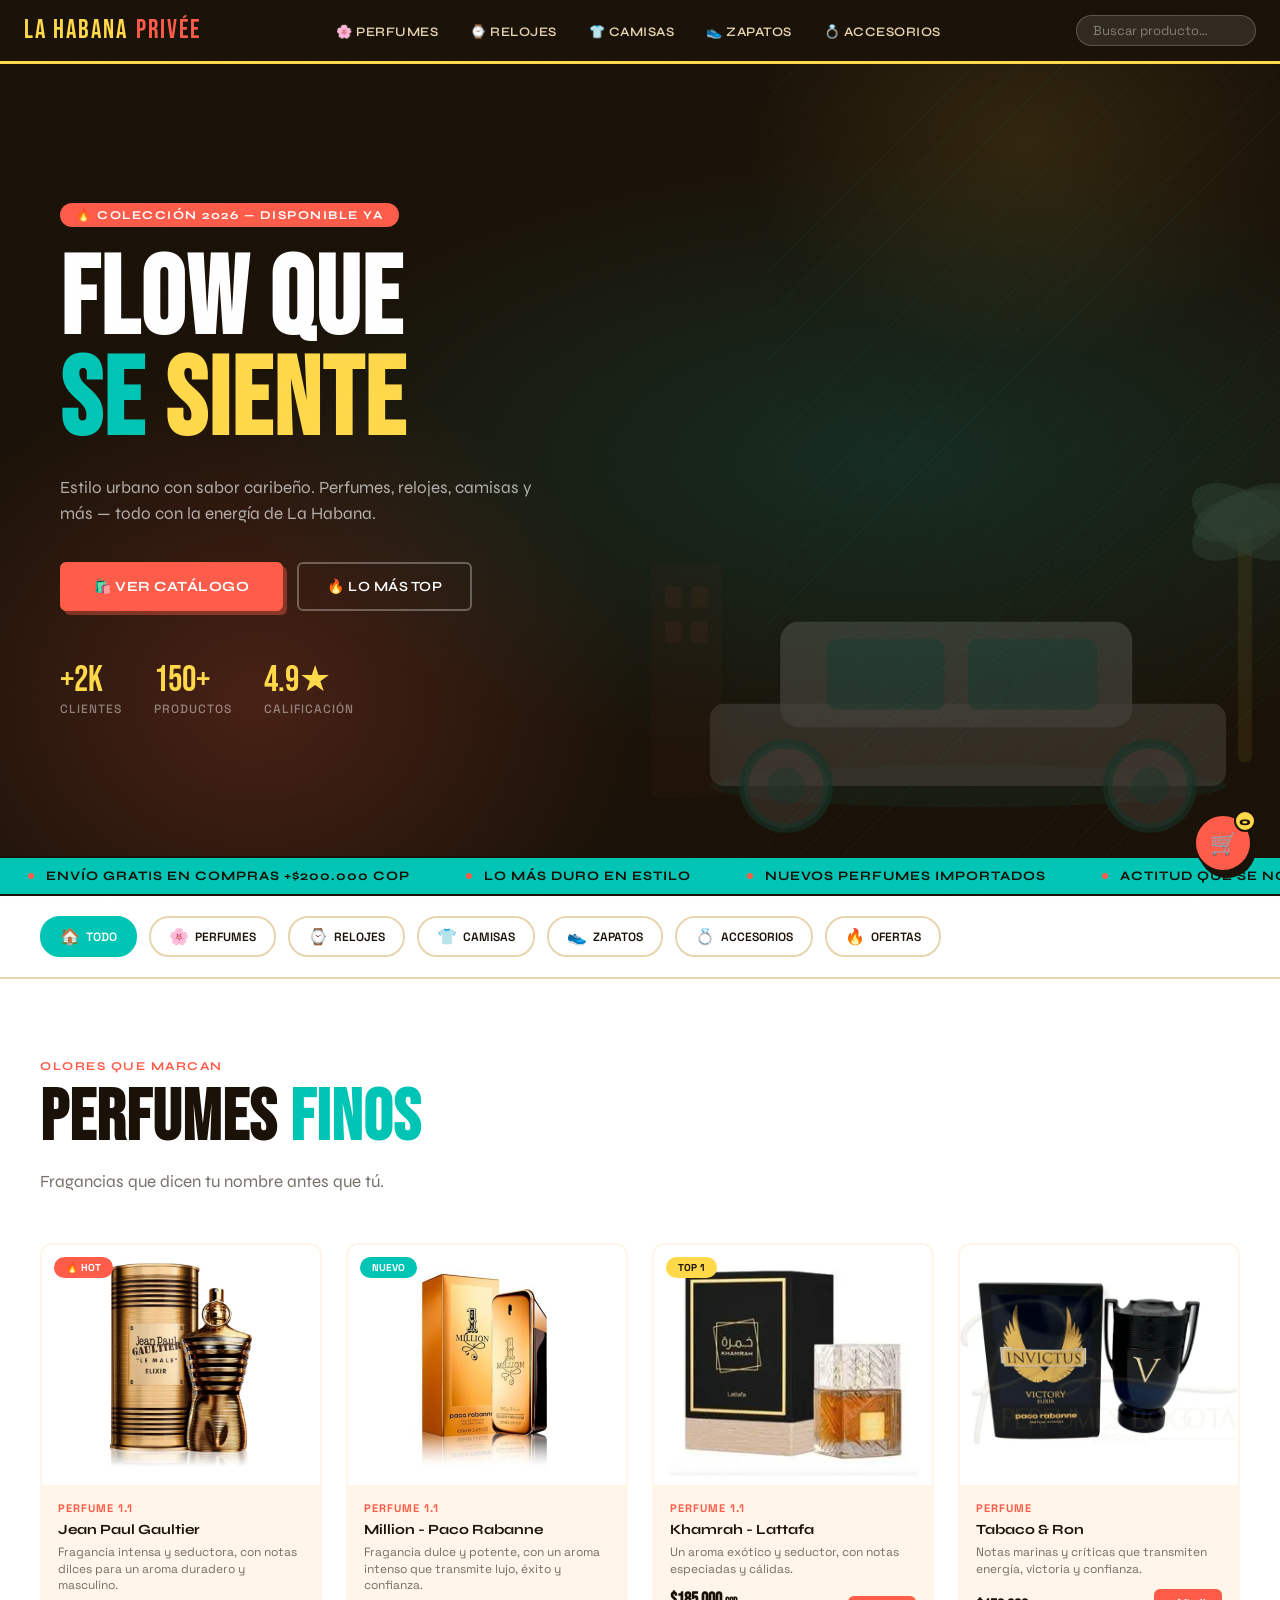
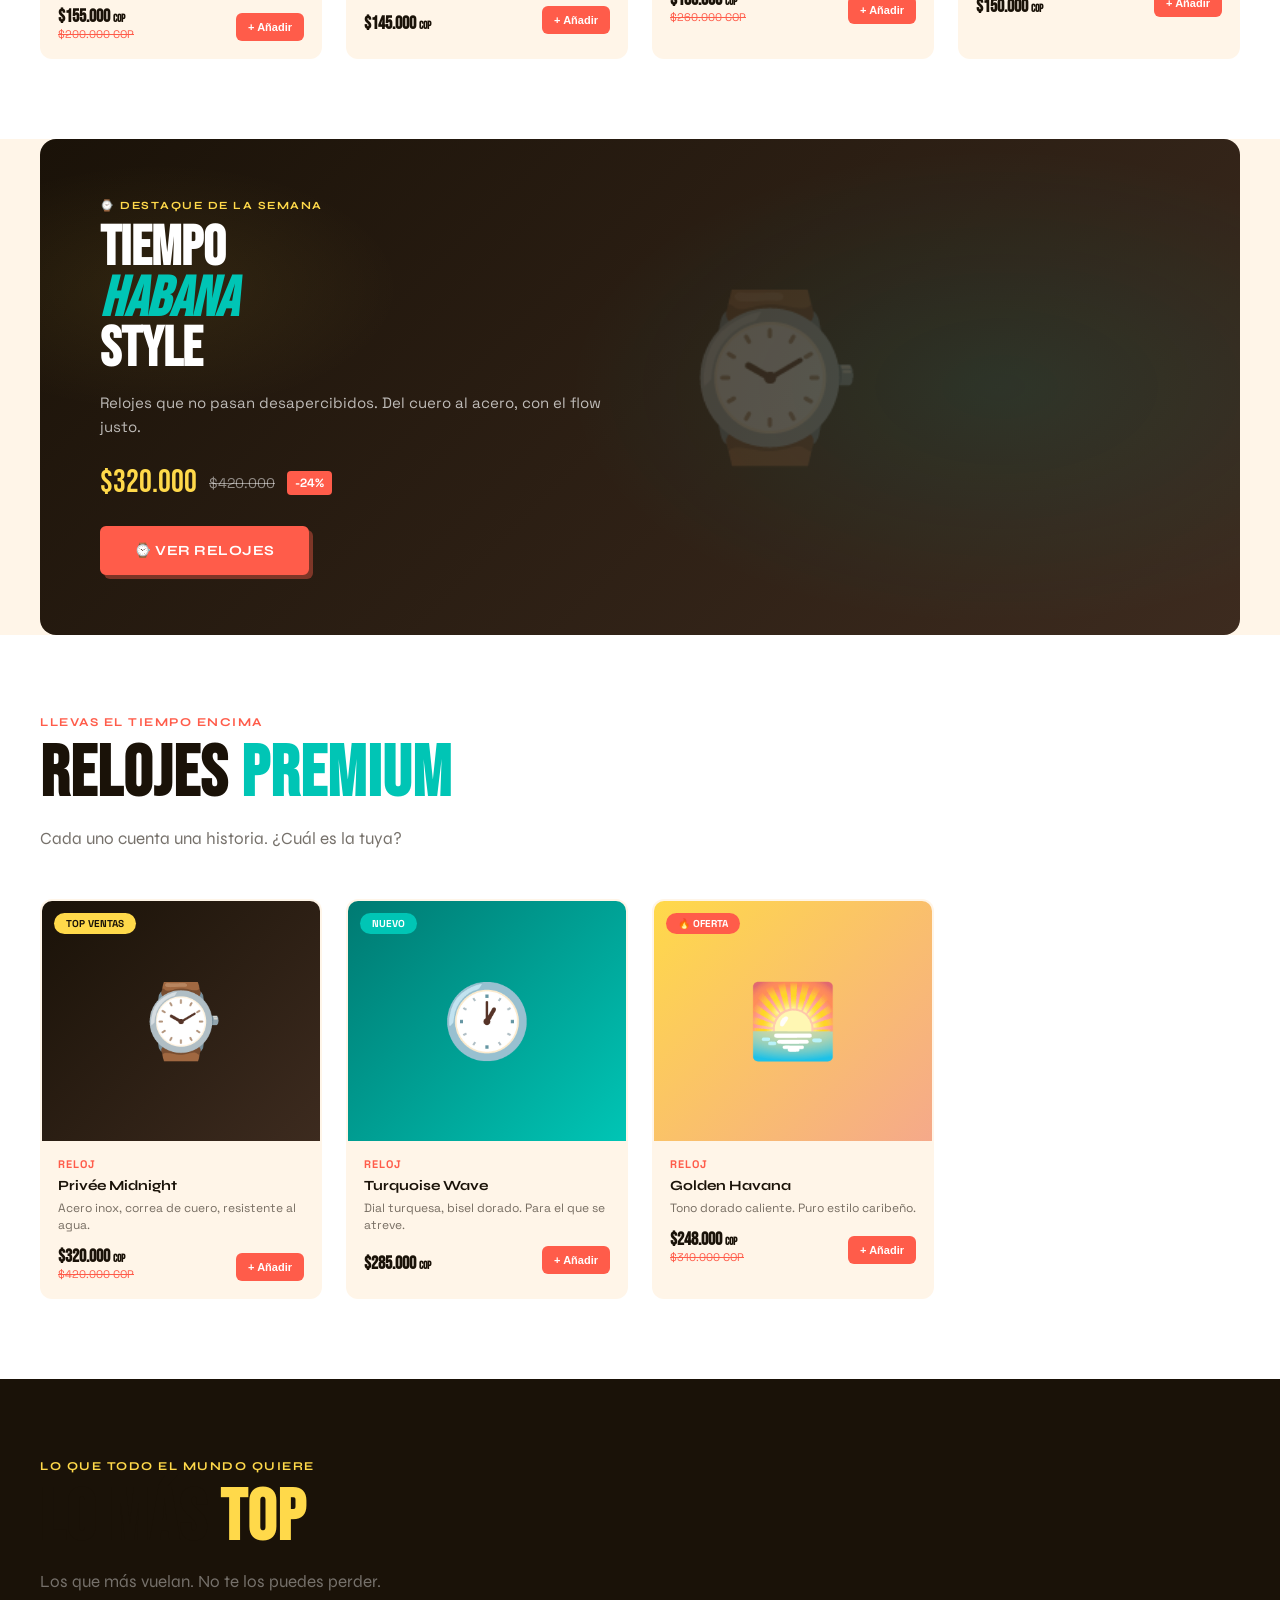
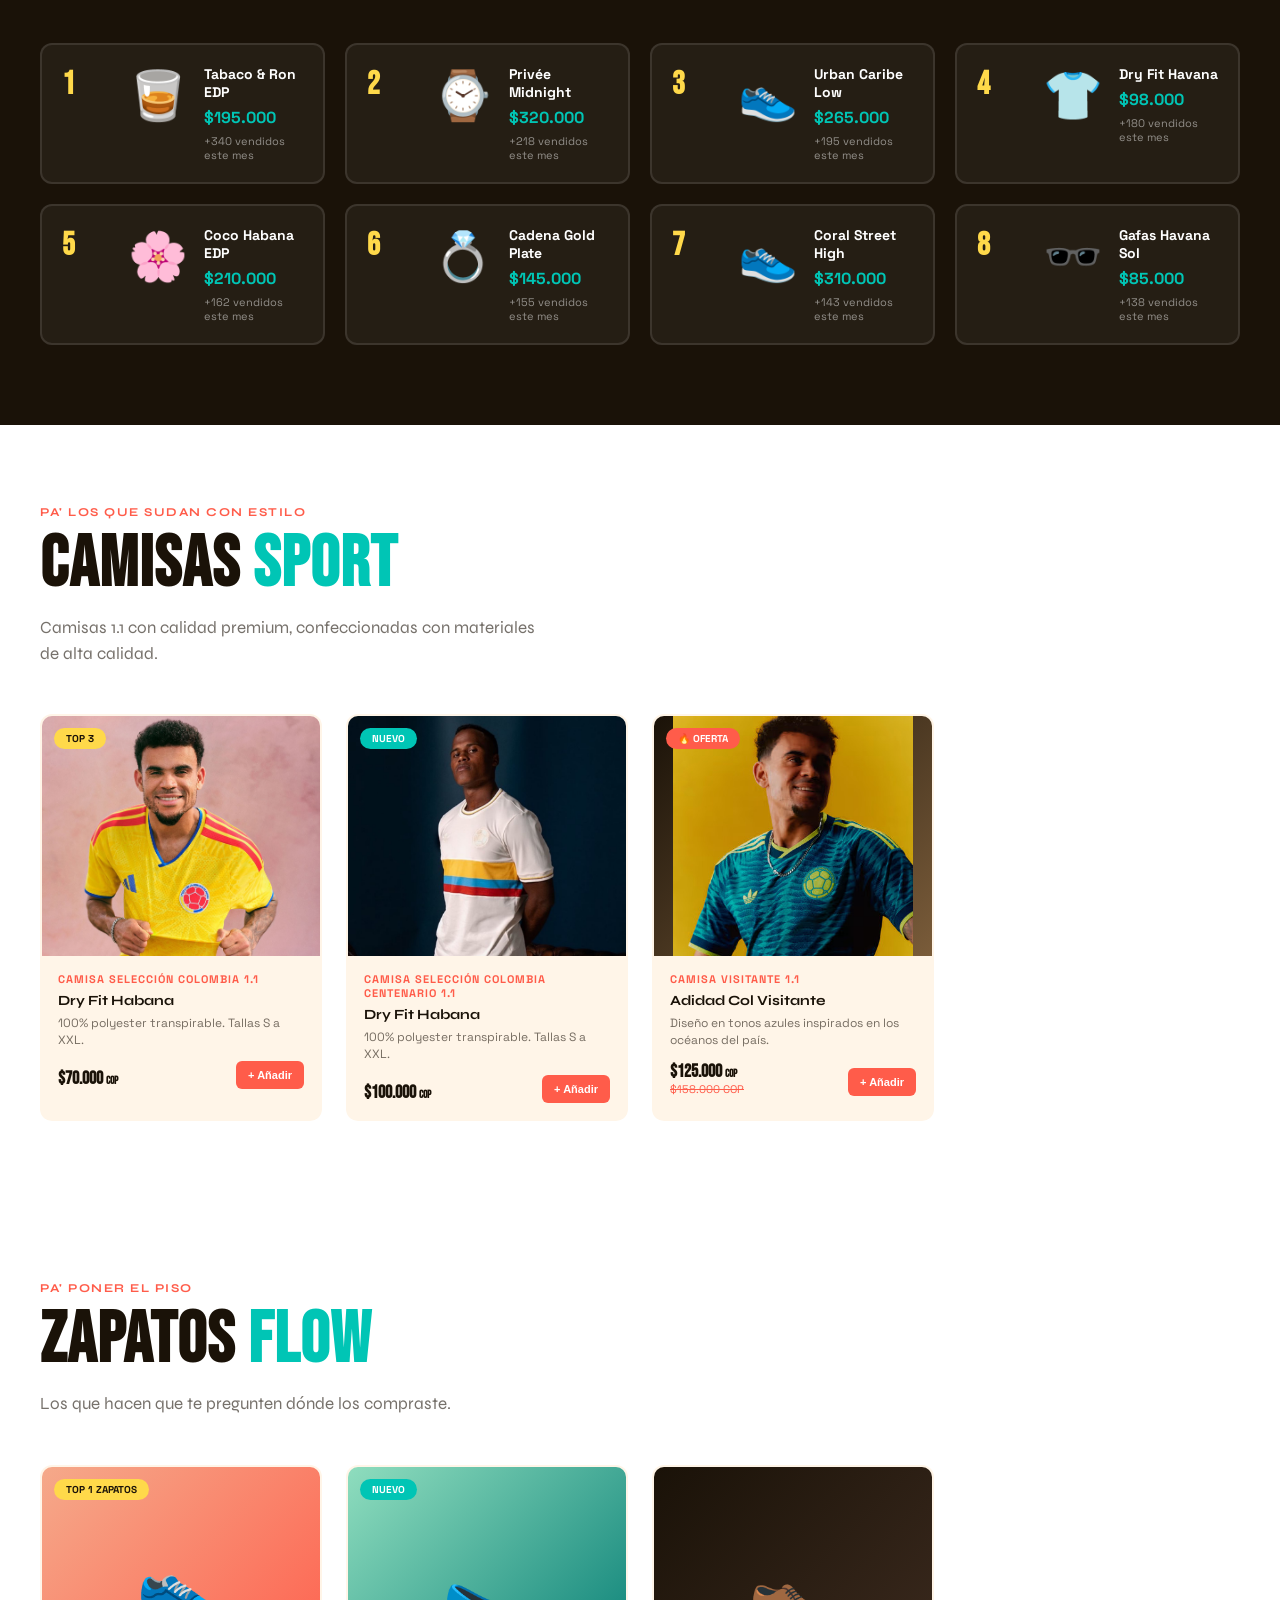
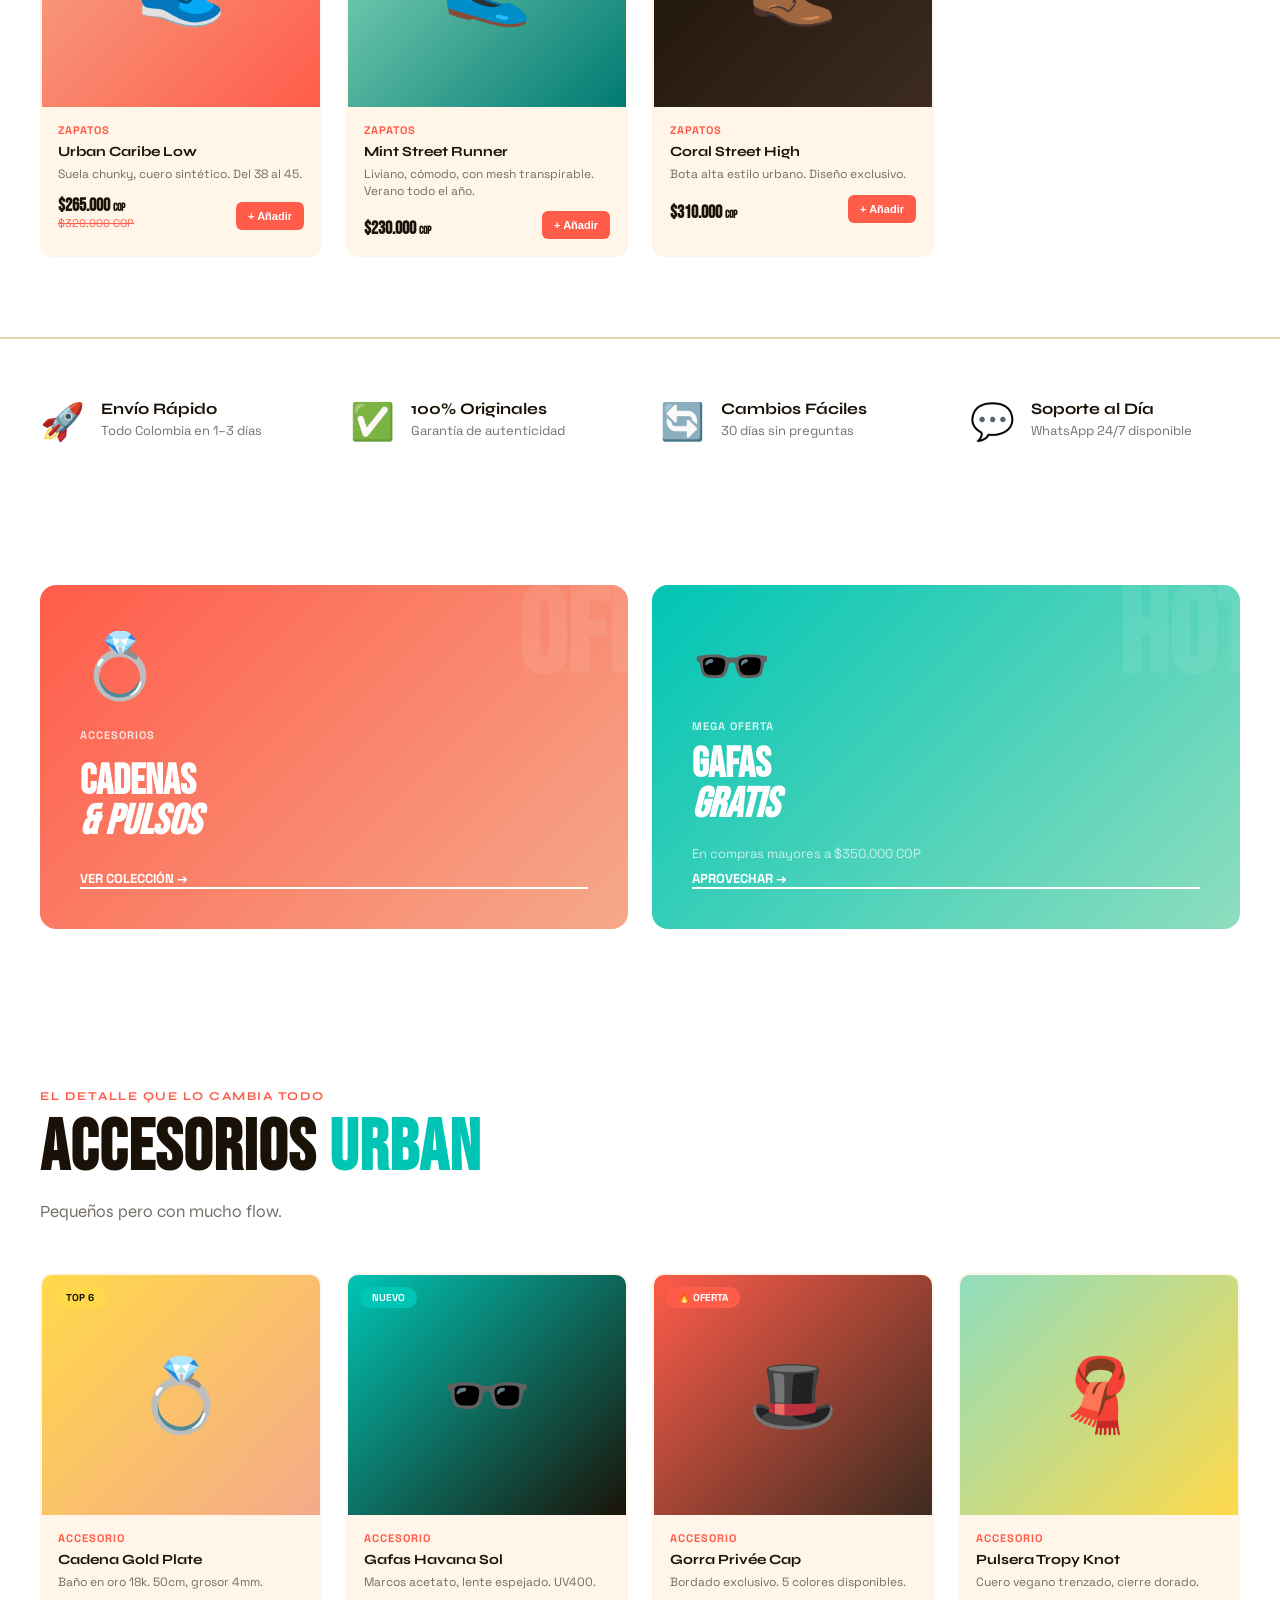
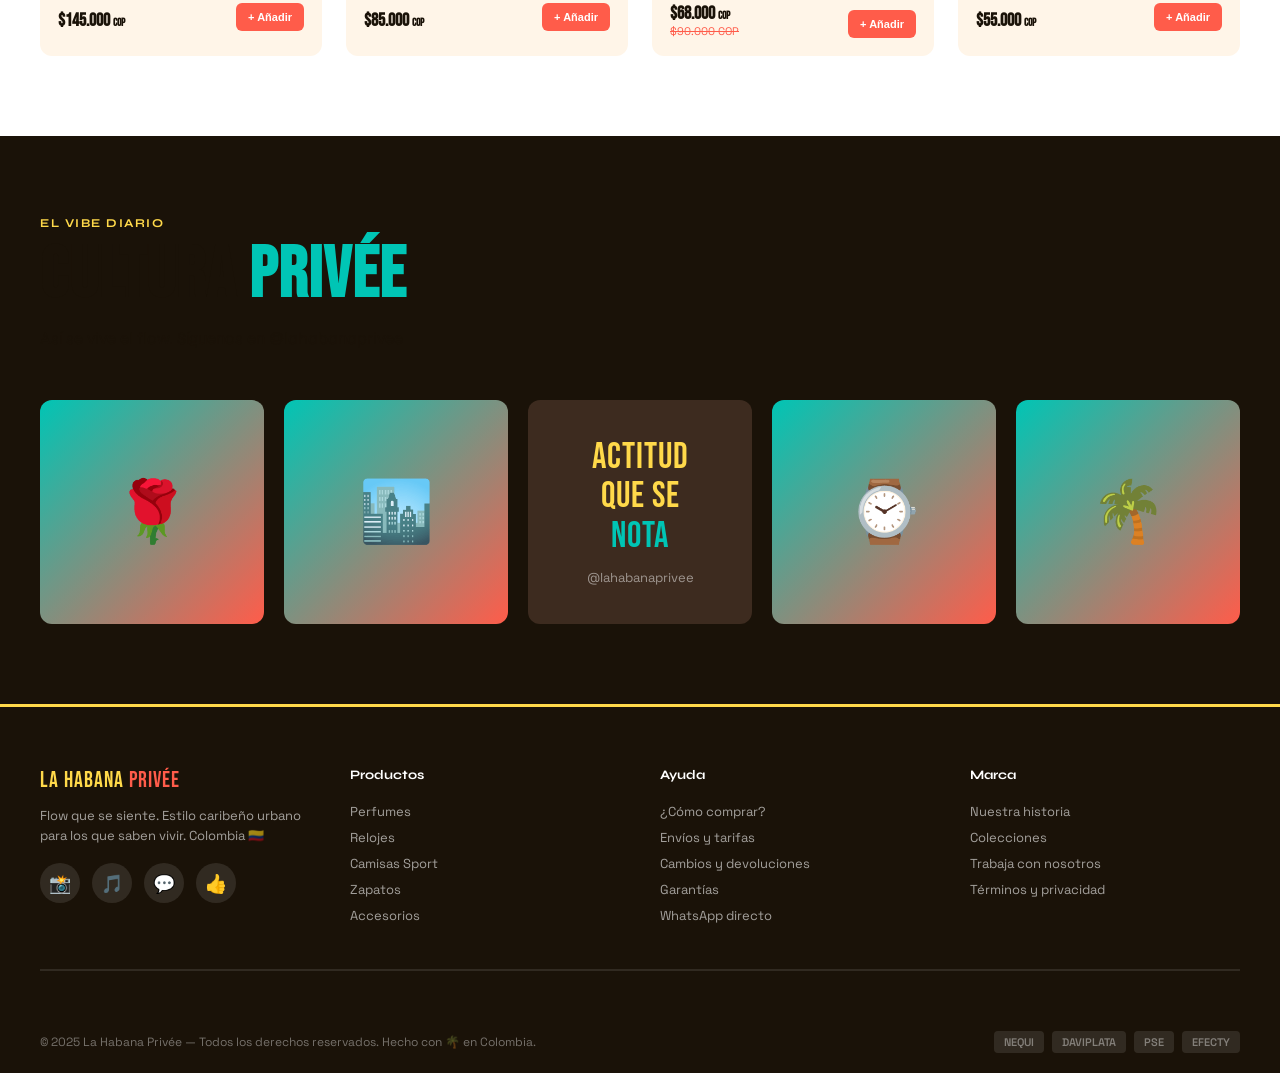
<file: index.html>
<!DOCTYPE html>
<html lang="es">

<head>
    <meta charset="UTF-8">
    <meta name="viewport" content="width=device-width, initial-scale=1.0">
    <title>La Habana Privée — Flow que se siente</title>
    <link rel="stylesheet" href="css/style.css">
    <link
        href="https://fonts.googleapis.com/css2?family=Bebas+Neue&family=Syne:wght@400;600;700;800&family=Space+Grotesk:wght@300;400;500;600&display=swap"
        rel="stylesheet">
</head>

<body>

    <!-- MOBILE MENU -->
    <div class="mobile-menu" id="mobileMenu">
        <span class="mobile-close" onclick="closeMobile()">✕</span>
        <a href="#perfumes" onclick="closeMobile()">Perfumes</a>
        <a href="#relojes" onclick="closeMobile()">Relojes</a>
        <a href="#camisas" onclick="closeMobile()">Camisas</a>
        <a href="#zapatos" onclick="closeMobile()">Zapatos</a>
        <a href="#accesorios" onclick="closeMobile()">Accesorios</a>
    </div>

    <!-- CART FLOAT -->
    <div class="cart-float" onclick="openCart()">
        🛒
        <div class="cart-count" id="cartCount">0</div>
    </div>

    <!-- CART SIDEBAR -->
    <div class="cart-sidebar" id="cartSidebar">
        <div class="cart-sidebar-header">
            <h3>Tu Carrito</h3>
            <span class="cart-sidebar-close" onclick="closeCart()">✕</span>
        </div>
        <div class="cart-sidebar-items" id="cartList">
            <div
                style="text-align:center; padding: 40px 20px; color: rgba(26, 18, 8, 0.6); font-family:var(--font-head);">
                🛒 Tu carrito está vacío</div>
        </div>
        <div class="cart-sidebar-footer">
            <div class="cart-total">Total: <span id="cartTotal">$0 COP</span></div>
            <button class="btn-primary" style="width: 100%; justify-content: center; margin-top: 15px;"
                onclick="openCheckoutModal()">Ir a Pagar</button>
        </div>
    </div>

    <!-- TOAST -->
    <div class="toast" id="toast">✅ Añadido al carrito</div>

    <!-- CHECKOUT MODAL -->
    <div class="modal-overlay" id="checkoutModal">
        <div class="modal-content">
            <span class="modal-close" onclick="closeCheckoutModal()">✕</span>
            <h3 style="font-family: var(--font-display); font-size: 32px; color: var(--dark); margin-bottom: 20px;">Datos de Envío</h3>
            <form id="checkoutForm" onsubmit="submitCheckout(event)">
                <div class="form-group">
                    <label>Nombre Completo *</label>
                    <input type="text" id="custName" required placeholder="Ej: Juan Pérez">
                </div>
                <div class="form-group">
                    <label>Dirección de Envío *</label>
                    <input type="text" id="custAddress" required placeholder="Ej: Calle 123 #45-67">
                </div>
                <div class="form-group">
                    <label>Ciudad *</label>
                    <input type="text" id="custCity" required placeholder="Ej: Bogotá">
                </div>
                <div class="form-group">
                    <label>Barrio / Indicaciones</label>
                    <input type="text" id="custNotes" placeholder="Apartamento, torre, barrio, etc.">
                </div>
                <div class="form-group">
                    <label>Método de Pago *</label>
                    <select id="custPayment" required>
                        <option value="">Selecciona un método</option>
                        <option value="Nequi">Nequi</option>
                        <option value="Daviplata">Daviplata</option>
                        <option value="Bancolombia">Transferencia Bancolombia</option>
                        <option value="Contra Entrega">Pago Contra Entrega</option>
                    </select>
                </div>
                <button type="submit" class="btn-primary" style="width: 100%; justify-content: center; margin-top: 10px;">Confirmar y Enviar</button>
            </form>
        </div>
    </div>

    <!-- NAVBAR -->
    <nav>
        <div class="nav-logo">LA HABANA <span>PRIVÉE</span></div>
        <ul class="nav-links">
            <li><a href="#perfumes">🌸 Perfumes</a></li>
            <li><a href="#relojes">⌚ Relojes</a></li>
            <li><a href="#camisas">👕 Camisas</a></li>
            <li><a href="#zapatos">👟 Zapatos</a></li>
            <li><a href="#accesorios">💍 Accesorios</a></li>
        </ul>
        <div class="nav-right">
            <input class="nav-search" type="text" placeholder="Buscar producto…">
            <div class="hamburger" onclick="openMobile()">☰</div>
        </div>
    </nav>

    <!-- HERO -->
    <section class="hero">
        <div class="hero-bg"></div>
        <div class="hero-stripes"></div>
        <svg class="hero-illustration" viewBox="0 0 600 400" fill="none" xmlns="http://www.w3.org/2000/svg">
            <ellipse cx="300" cy="340" rx="220" ry="18" fill="rgba(0,197,181,0.3)" />
            <rect x="80" y="270" width="440" height="70" rx="12" fill="rgba(255,255,255,0.6)" />
            <rect x="140" y="200" width="300" height="90" rx="16" fill="rgba(255,255,255,0.7)" />
            <rect x="180" y="215" width="100" height="60" rx="8" fill="rgba(0,197,181,0.5)" />
            <rect x="300" y="215" width="110" height="60" rx="8" fill="rgba(0,197,181,0.5)" />
            <circle cx="145" cy="340" r="36" fill="rgba(255,255,255,0.5)" stroke="rgba(0,197,181,0.6)"
                stroke-width="8" />
            <circle cx="145" cy="340" r="16" fill="rgba(0,197,181,0.4)" />
            <circle cx="455" cy="340" r="36" fill="rgba(255,255,255,0.5)" stroke="rgba(0,197,181,0.6)"
                stroke-width="8" />
            <circle cx="455" cy="340" r="16" fill="rgba(0,197,181,0.4)" />
            <rect x="530" y="120" width="12" height="200" rx="6" fill="rgba(255,217,74,0.4)" />
            <ellipse cx="536" cy="115" rx="50" ry="25" fill="rgba(143,221,190,0.5)" transform="rotate(-30 536 115)" />
            <ellipse cx="536" cy="115" rx="50" ry="25" fill="rgba(143,221,190,0.5)" transform="rotate(30 536 115)" />
            <ellipse cx="536" cy="110" rx="45" ry="20" fill="rgba(143,221,190,0.5)" transform="rotate(-15 536 110)" />
            <rect x="30" y="150" width="60" height="200" rx="4" fill="rgba(255,92,74,0.15)" />
            <rect x="42" y="170" width="14" height="18" rx="2" fill="rgba(255,92,74,0.3)" />
            <rect x="64" y="170" width="14" height="18" rx="2" fill="rgba(255,92,74,0.3)" />
            <rect x="42" y="200" width="14" height="18" rx="2" fill="rgba(255,92,74,0.3)" />
            <rect x="64" y="200" width="14" height="18" rx="2" fill="rgba(255,92,74,0.3)" />
        </svg>
        <div class="hero-content">
            <div class="hero-tag">🔥 Colección 2026 — Disponible ya</div>
            <h1>FLOW QUE<br><span class="accent">SE</span> <span class="accent2">SIENTE</span></h1>
            <p class="hero-sub">Estilo urbano con sabor caribeño. Perfumes, relojes, camisas y más — todo con la energía
                de La Habana.</p>
            <div class="hero-ctas">
                <a href="#catalogo" class="btn-primary">🛍️ Ver catálogo</a>
                <a href="#top" class="btn-secondary">🔥 Lo más top</a>
            </div>
            <div class="hero-stats">
                <div class="hero-stat">
                    <div class="num">+2K</div>
                    <div class="label">Clientes</div>
                </div>
                <div class="hero-stat">
                    <div class="num">150+</div>
                    <div class="label">Productos</div>
                </div>
                <div class="hero-stat">
                    <div class="num">4.9★</div>
                    <div class="label">Calificación</div>
                </div>
            </div>
        </div>
    </section>

    <!-- TICKER -->
    <div class="ticker">
        <div class="ticker-inner" id="ticker">
            <span class="ticker-item"><span class="dot"></span> ENVÍO GRATIS EN COMPRAS +$200.000 COP</span>
            <span class="ticker-item"><span class="dot"></span> LO MÁS DURO EN ESTILO</span>
            <span class="ticker-item"><span class="dot"></span> NUEVOS PERFUMES IMPORTADOS</span>
            <span class="ticker-item"><span class="dot"></span> ACTITUD QUE SE NOTA 🌴</span>
            <span class="ticker-item"><span class="dot"></span> HASTA 30% OFF EN RELOJES</span>
            <span class="ticker-item"><span class="dot"></span> PAGA CON NEQUI O DAVIPLATA</span>
        </div>
    </div>

    <!-- CATEGORIES -->
    <div class="categories-bar">
        <a href="#todos" class="cat-pill active"><span class="cat-emoji">🏠</span> Todo</a>
        <a href="#perfumes" class="cat-pill"><span class="cat-emoji">🌸</span> Perfumes</a>
        <a href="#relojes" class="cat-pill"><span class="cat-emoji">⌚</span> Relojes</a>
        <a href="#camisas" class="cat-pill"><span class="cat-emoji">👕</span> Camisas</a>
        <a href="#zapatos" class="cat-pill"><span class="cat-emoji">👟</span> Zapatos</a>
        <a href="#accesorios" class="cat-pill"><span class="cat-emoji">💍</span> Accesorios</a>
        <a href="#ofertas" class="cat-pill"><span class="cat-emoji">🔥</span> Ofertas</a>
    </div>

    <!-- CATÁLOGO -->
    <div id="catalogo">
        <div class="section" id="perfumes">
            <div class="section-label">Olores que marcan</div>
            <h2 class="section-title">PERFUMES <span class="hl">FINOS</span></h2>
            <p class="section-sub">Fragancias que dicen tu nombre antes que tú.</p>
            <div class="products-grid">
                <div class="product-card" onclick="addCart(this)">
                    <div class="product-img-wrap" style="background: linear-gradient(135deg,#F5A98A,#FF5C4A);">
                        <img src="asset/img/productos/perfume-jean-paul.webp" alt="Camisa Colombia">
                        <div style="height:100%;display:flex;align-items:center;justify-content:center;font-size:72px;">
                        </div>
                        <div class="badge">🔥 Hot</div>
                        <div class="product-quick-add">+</div>
                    </div>
                    <div class="product-info">
                        <div class="product-cat">Perfume 1.1</div>
                        <div class="product-name">Jean Paul Gaultier</div>
                        <div class="product-desc">Fragancia intensa y seductora, con notas dilces para un aroma duradero
                            y masculino.</div>
                        <div class="product-footer">
                            <div>
                                <div class="product-price">$155.000 <span class="cop">COP</span></div>
                                <div class="product-old-price">$200.000 COP</div>
                            </div>
                            <button class="product-add-btn" onclick="event.stopPropagation();addCart()">+
                                Añadir</button>
                        </div>
                    </div>
                </div>

                <div class="product-card" onclick="addCart(this)">
                    <div class="product-img-wrap" style="background: linear-gradient(135deg,#8FDDBE,#00C5B5);">

                        <img src="asset/img/productos/perfume-million.jpg" alt="Camisa Colombia">
                        <div style="height:100%;display:flex;align-items:center;justify-content:center;font-size:72px;">
                        </div>
                        <div class="badge new">Nuevo</div>
                        <div class="product-quick-add">+</div>
                    </div>
                    <div class="product-info">
                        <div class="product-cat">Perfume 1.1</div>
                        <div class="product-name">Million - Paco Rabanne</div>
                        <div class="product-desc">Fragancia dulce y potente, con un aroma intenso que transmite lujo,
                            éxito y confianza.</div>
                        <div class="product-footer">
                            <div>
                                <div class="product-price">$145.000 <span class="cop">COP</span></div>
                            </div>
                            <button class="product-add-btn" onclick="event.stopPropagation();addCart()">+
                                Añadir</button>
                        </div>
                    </div>
                </div>

                <div class="product-card" onclick="addCart(this)">
                    <div class="product-img-wrap" style="background: linear-gradient(135deg,#FFD94A,#F5A98A);">
                        <img src="asset/img/productos/perfume-khamrah.webp" alt="Camisa Colombia">
                        <div style="height:100%;display:flex;align-items:center;justify-content:center;font-size:72px;">
                        </div>
                        <div class="badge top">Top 1</div>
                        <div class="product-quick-add">+</div>
                    </div>
                    <div class="product-info">
                        <div class="product-cat">Perfume 1.1</div>
                        <div class="product-name">Khamrah - Lattafa</div>
                        <div class="product-desc">Un aroma exótico y seductor, con notas especiadas y cálidas.</div>
                        <div class="product-footer">
                            <div>
                                <div class="product-price">$185.000 <span class="cop">COP</span></div>
                                <div class="product-old-price">$260.000 COP</div>
                            </div>
                            <button class="product-add-btn" onclick="event.stopPropagation();addCart()">+
                                Añadir</button>
                        </div>
                    </div>
                </div>

                <div class="product-card" onclick="addCart(this)">
                    <div class="product-img-wrap" style="background: linear-gradient(135deg,#3D2B1F,#8B5E3C);">

                        <img src="asset/img/productos/perfume-invictus.webp" alt="Camisa Colombia">
                        <div style="height:100%;display:flex;align-items:center;justify-content:center;font-size:72px;">
                        </div>
                        <div class="product-quick-add">+</div>
                    </div>
                    <div class="product-info">
                        <div class="product-cat">Perfume</div>
                        <div class="product-name">Tabaco & Ron</div>
                        <div class="product-desc">Notas marinas y críticas que transmiten energía, victoria y confianza.
                        </div>
                        <div class="product-footer">
                            <div>
                                <div class="product-price">$150.000 <span class="cop">COP</span></div>
                            </div>
                            <button class="product-add-btn" onclick="event.stopPropagation();addCart()">+
                                Añadir</button>
                        </div>
                    </div>
                </div>
            </div>
        </div>
    </div>

    <!-- FEATURED BANNER -->
    <div style="padding: 0 40px;">
        <div class="featured-banner" id="relojes">
            <div class="featured-bg"></div>
            <div class="featured-content">
                <div class="featured-tag">⌚ Destaque de la semana</div>
                <h2>TIEMPO<br><em>HABANA</em><br>STYLE</h2>
                <p>Relojes que no pasan desapercibidos. Del cuero al acero, con el flow justo.</p>
                <div class="featured-price">
                    <span class="main-price">$320.000</span>
                    <span class="old">$420.000</span>
                    <span class="save">-24%</span>
                </div>
                <a href="#relojes-grid" class="btn-primary">⌚ Ver relojes</a>
            </div>
            <div class="featured-img-area">
                <div style="font-size: 160px; opacity: 0.2; margin-bottom: 20px;">⌚</div>
            </div>
        </div>
    </div>

    <!-- RELOJES GRID -->
    <div class="section" id="relojes-grid">
        <div class="section-label">Llevas el tiempo encima</div>
        <h2 class="section-title">RELOJES <span class="hl">PREMIUM</span></h2>
        <p class="section-sub">Cada uno cuenta una historia. ¿Cuál es la tuya?</p>
        <div class="products-grid">
            <div class="product-card" onclick="addCart(this)">
                <div class="product-img-wrap" style="background: linear-gradient(135deg,#1A1208,#3D2B1F);">
                    <div style="height:100%;display:flex;align-items:center;justify-content:center;font-size:72px;">⌚
                    </div>
                    <div class="badge top">Top Ventas</div>
                    <div class="product-quick-add">+</div>
                </div>
                <div class="product-info">
                    <div class="product-cat">Reloj</div>
                    <div class="product-name">Privée Midnight</div>
                    <div class="product-desc">Acero inox, correa de cuero, resistente al agua.</div>
                    <div class="product-footer">
                        <div>
                            <div class="product-price">$320.000 <span class="cop">COP</span></div>
                            <div class="product-old-price">$420.000 COP</div>
                        </div>
                        <button class="product-add-btn" onclick="event.stopPropagation();addCart()">+ Añadir</button>
                    </div>
                </div>
            </div>

            <div class="product-card" onclick="addCart(this)">
                <div class="product-img-wrap" style="background: linear-gradient(135deg,#007A72,#00C5B5);">
                    <div style="height:100%;display:flex;align-items:center;justify-content:center;font-size:72px;">🕐
                    </div>
                    <div class="badge new">Nuevo</div>
                    <div class="product-quick-add">+</div>
                </div>
                <div class="product-info">
                    <div class="product-cat">Reloj</div>
                    <div class="product-name">Turquoise Wave</div>
                    <div class="product-desc">Dial turquesa, bisel dorado. Para el que se atreve.</div>
                    <div class="product-footer">
                        <div>
                            <div class="product-price">$285.000 <span class="cop">COP</span></div>
                        </div>
                        <button class="product-add-btn" onclick="event.stopPropagation();addCart()">+ Añadir</button>
                    </div>
                </div>
            </div>

            <div class="product-card" onclick="addCart(this)">
                <div class="product-img-wrap" style="background: linear-gradient(135deg,#FFD94A,#F5A98A);">
                    <div style="height:100%;display:flex;align-items:center;justify-content:center;font-size:72px;">🌅
                    </div>
                    <div class="badge">🔥 Oferta</div>
                    <div class="product-quick-add">+</div>
                </div>
                <div class="product-info">
                    <div class="product-cat">Reloj</div>
                    <div class="product-name">Golden Havana</div>
                    <div class="product-desc">Tono dorado caliente. Puro estilo caribeño.</div>
                    <div class="product-footer">
                        <div>
                            <div class="product-price">$248.000 <span class="cop">COP</span></div>
                            <div class="product-old-price">$310.000 COP</div>
                        </div>
                        <button class="product-add-btn" onclick="event.stopPropagation();addCart()">+ Añadir</button>
                    </div>
                </div>
            </div>
        </div>
    </div>

    <!-- TOP VENDIDOS -->
    <div class="top-section" id="top">
        <div class="top-inner">
            <div class="section-label">Lo que todo el mundo quiere</div>
            <h2 class="section-title">LO MÁS <span style="color:var(--yellow)">TOP</span></h2>
            <p class="section-sub" style="color:rgba(255,255,255,0.4)">Los que más vuelan. No te los puedes perder.</p>
            <div class="top-grid">
                <div class="top-card">
                    <div class="top-rank">1</div>
                    <div class="top-img">🥃</div>
                    <div class="top-info">
                        <div class="name">Tabaco & Ron EDP</div>
                        <div class="price">$195.000</div>
                        <div class="sales">+340 vendidos este mes</div>
                    </div>
                </div>
                <div class="top-card">
                    <div class="top-rank">2</div>
                    <div class="top-img">⌚</div>
                    <div class="top-info">
                        <div class="name">Privée Midnight</div>
                        <div class="price">$320.000</div>
                        <div class="sales">+218 vendidos este mes</div>
                    </div>
                </div>
                <div class="top-card">
                    <div class="top-rank">3</div>
                    <div class="top-img">👟</div>
                    <div class="top-info">
                        <div class="name">Urban Caribe Low</div>
                        <div class="price">$265.000</div>
                        <div class="sales">+195 vendidos este mes</div>
                    </div>
                </div>
                <div class="top-card">
                    <div class="top-rank">4</div>
                    <div class="top-img">👕</div>
                    <div class="top-info">
                        <div class="name">Dry Fit Havana</div>
                        <div class="price">$98.000</div>
                        <div class="sales">+180 vendidos este mes</div>
                    </div>
                </div>
                <div class="top-card">
                    <div class="top-rank">5</div>
                    <div class="top-img">🌸</div>
                    <div class="top-info">
                        <div class="name">Coco Habana EDP</div>
                        <div class="price">$210.000</div>
                        <div class="sales">+162 vendidos este mes</div>
                    </div>
                </div>
                <div class="top-card">
                    <div class="top-rank">6</div>
                    <div class="top-img">💍</div>
                    <div class="top-info">
                        <div class="name">Cadena Gold Plate</div>
                        <div class="price">$145.000</div>
                        <div class="sales">+155 vendidos este mes</div>
                    </div>
                </div>
                <div class="top-card">
                    <div class="top-rank">7</div>
                    <div class="top-img">👟</div>
                    <div class="top-info">
                        <div class="name">Coral Street High</div>
                        <div class="price">$310.000</div>
                        <div class="sales">+143 vendidos este mes</div>
                    </div>
                </div>
                <div class="top-card">
                    <div class="top-rank">8</div>
                    <div class="top-img">🕶️</div>
                    <div class="top-info">
                        <div class="name">Gafas Havana Sol</div>
                        <div class="price">$85.000</div>
                        <div class="sales">+138 vendidos este mes</div>
                    </div>
                </div>
            </div>
        </div>
    </div>

    <!-- CAMISAS -->
    <div class="section" id="camisas">
        <div class="section-label">Pa' los que sudan con estilo</div>
        <h2 class="section-title">CAMISAS <span class="hl">SPORT</span></h2>
        <p class="section-sub">Camisas 1.1 con calidad premium, confeccionadas con materiales de alta calidad.</p>
        <div class="products-grid">
            <div class="product-card" onclick="addCart(this)">
                <div class="product-img-wrap">
                    <img src="asset/img/productos/nueva-camisa-seleccion.jpg" alt="Camisa Colombia">
                    <div class="badge top">Top 3</div>
                    <div class="product-quick-add">+</div>
                </div>
                <div class="product-info">
                    <div class="product-cat">Camisa Selección Colombia 1.1</div>
                    <div class="product-name">Dry Fit Habana</div>
                    <div class="product-desc">100% polyester transpirable. Tallas S a XXL.</div>
                    <div class="product-footer">
                        <div>
                            <div class="product-price">$70.000 <span class="cop">COP</span></div>
                        </div>
                        <button class="product-add-btn" onclick="event.stopPropagation();addCart()">+ Añadir</button>
                    </div>
                </div>
            </div>
            <div class="product-card" onclick="addCart(this)">
                <div class="product-img-wrap" style="background: linear-gradient(135deg,#FF5C4A,#FFD94A);">
                    <div style="height:100%;display:flex;align-items:center;justify-content:center;font-size:72px;">
                        <img src="asset/img/productos/camisa-centenario.jpg" alt="Camisa Centenario">
                    </div>
                    <div class="badge new">Nuevo</div>
                    <div class="product-quick-add">+</div>
                </div>
                <div class="product-info">
                    <div class="product-cat">Camisa Selección Colombia Centenario 1.1</div>
                    <div class="product-name">Dry Fit Habana</div>
                    <div class="product-desc">100% polyester transpirable. Tallas S a XXL.</div>
                    <div class="product-footer">
                        <div>
                            <div class="product-price">$100.000 <span class="cop">COP</span></div>
                        </div>
                        <button class="product-add-btn" onclick="event.stopPropagation();addCart()">+ Añadir</button>
                    </div>
                </div>
            </div>
            <div class="product-card" onclick="addCart(this)">
                <div class="product-img-wrap" style="background: linear-gradient(135deg,#1A1208,#7A5C3A);">
                    <div style="height:100%;display:flex;align-items:center;justify-content:center;font-size:72px;">
                        <img src="asset/img/productos/camisa-visitante.jpg" alt="Camisa Centenario">
                    </div>
                    <div class="badge">🔥 Oferta</div>
                    <div class="product-quick-add">+</div>
                </div>
                <div class="product-info">
                    <div class="product-cat">Camisa Visitante 1.1</div>
                    <div class="product-name">Adidad Col Visitante</div>
                    <div class="product-desc">Diseño en tonos azules inspirados en los océanos del país.</div>
                    <div class="product-footer">
                        <div>
                            <div class="product-price">$125.000 <span class="cop">COP</span></div>
                            <div class="product-old-price">$158.000 COP</div>
                        </div>
                        <button class="product-add-btn" onclick="event.stopPropagation();addCart()">+ Añadir</button>
                    </div>
                </div>
            </div>
        </div>
    </div>

    <!-- ZAPATOS -->
    <div class="section" id="zapatos">
        <div class="section-label">Pa' poner el piso</div>
        <h2 class="section-title">ZAPATOS <span class="hl">FLOW</span></h2>
        <p class="section-sub">Los que hacen que te pregunten dónde los compraste.</p>
        <div class="products-grid">
            <div class="product-card" onclick="addCart(this)">
                <div class="product-img-wrap" style="background: linear-gradient(135deg,#F5A98A,#FF5C4A);">
                    <div style="height:100%;display:flex;align-items:center;justify-content:center;font-size:72px;">👟
                    </div>
                    <div class="badge top">Top 1 Zapatos</div>
                    <div class="product-quick-add">+</div>
                </div>
                <div class="product-info">
                    <div class="product-cat">Zapatos</div>
                    <div class="product-name">Urban Caribe Low</div>
                    <div class="product-desc">Suela chunky, cuero sintético. Del 38 al 45.</div>
                    <div class="product-footer">
                        <div>
                            <div class="product-price">$265.000 <span class="cop">COP</span></div>
                            <div class="product-old-price">$320.000 COP</div>
                        </div>
                        <button class="product-add-btn" onclick="event.stopPropagation();addCart()">+ Añadir</button>
                    </div>
                </div>
            </div>
            <div class="product-card" onclick="addCart(this)">
                <div class="product-img-wrap" style="background: linear-gradient(135deg,#8FDDBE,#007A72);">
                    <div style="height:100%;display:flex;align-items:center;justify-content:center;font-size:72px;">🥿
                    </div>
                    <div class="badge new">Nuevo</div>
                    <div class="product-quick-add">+</div>
                </div>
                <div class="product-info">
                    <div class="product-cat">Zapatos</div>
                    <div class="product-name">Mint Street Runner</div>
                    <div class="product-desc">Liviano, cómodo, con mesh transpirable. Verano todo el año.</div>
                    <div class="product-footer">
                        <div>
                            <div class="product-price">$230.000 <span class="cop">COP</span></div>
                        </div>
                        <button class="product-add-btn" onclick="event.stopPropagation();addCart()">+ Añadir</button>
                    </div>
                </div>
            </div>
            <div class="product-card" onclick="addCart(this)">
                <div class="product-img-wrap" style="background: linear-gradient(135deg,#1A1208,#3D2B1F);">
                    <div style="height:100%;display:flex;align-items:center;justify-content:center;font-size:72px;">👞
                    </div>
                    <div class="product-quick-add">+</div>
                </div>
                <div class="product-info">
                    <div class="product-cat">Zapatos</div>
                    <div class="product-name">Coral Street High</div>
                    <div class="product-desc">Bota alta estilo urbano. Diseño exclusivo.</div>
                    <div class="product-footer">
                        <div>
                            <div class="product-price">$310.000 <span class="cop">COP</span></div>
                        </div>
                        <button class="product-add-btn" onclick="event.stopPropagation();addCart()">+ Añadir</button>
                    </div>
                </div>
            </div>
        </div>
    </div>

    <!-- VALUES -->
    <div class="values-strip">
        <div class="value-item">
            <div class="value-icon">🚀</div>
            <div class="value-text">
                <div class="vt">Envío Rápido</div>
                <div class="vs">Todo Colombia en 1–3 días</div>
            </div>
        </div>
        <div class="value-item">
            <div class="value-icon">✅</div>
            <div class="value-text">
                <div class="vt">100% Originales</div>
                <div class="vs">Garantía de autenticidad</div>
            </div>
        </div>
        <div class="value-item">
            <div class="value-icon">🔄</div>
            <div class="value-text">
                <div class="vt">Cambios Fáciles</div>
                <div class="vs">30 días sin preguntas</div>
            </div>
        </div>
        <div class="value-item">
            <div class="value-icon">💬</div>
            <div class="value-text">
                <div class="vt">Soporte al Día</div>
                <div class="vs">WhatsApp 24/7 disponible</div>
            </div>
        </div>
    </div>

    <!-- PROMO GRID -->
    <div class="promo-grid">
        <div class="promo-card pc1">
            <div class="promo-bg-text">OFF</div>
            <div class="promo-emoji">💍</div>
            <div class="promo-label">Accesorios</div>
            <h3 class="promo-title">CADENAS<br><em>& PULSOS</em></h3>
            <a href="#accesorios" class="promo-cta">Ver colección →</a>
        </div>
        <div class="promo-card pc2">
            <div class="promo-bg-text">HOT</div>
            <div class="promo-emoji">🕶️</div>
            <div class="promo-label">Mega oferta</div>
            <h3 class="promo-title">GAFAS<br><em>GRATIS</em></h3>
            <p style="color:rgba(255,255,255,0.7);font-size:13px;margin-bottom:8px;">En compras mayores a $350.000 COP
            </p>
            <a href="#catalogo" class="promo-cta">Aprovechar →</a>
        </div>
    </div>

    <!-- ACCESORIOS -->
    <div class="section" id="accesorios">
        <div class="section-label">El detalle que lo cambia todo</div>
        <h2 class="section-title">ACCESORIOS <span class="hl">URBAN</span></h2>
        <p class="section-sub">Pequeños pero con mucho flow.</p>
        <div class="products-grid">
            <div class="product-card" onclick="addCart(this)">
                <div class="product-img-wrap" style="background: linear-gradient(135deg,#FFD94A,#F5A98A);">
                    <div style="height:100%;display:flex;align-items:center;justify-content:center;font-size:72px;">💍
                    </div>
                    <div class="badge top">Top 6</div>
                    <div class="product-quick-add">+</div>
                </div>
                <div class="product-info">
                    <div class="product-cat">Accesorio</div>
                    <div class="product-name">Cadena Gold Plate</div>
                    <div class="product-desc">Baño en oro 18k. 50cm, grosor 4mm.</div>
                    <div class="product-footer">
                        <div>
                            <div class="product-price">$145.000 <span class="cop">COP</span></div>
                        </div>
                        <button class="product-add-btn" onclick="event.stopPropagation();addCart()">+ Añadir</button>
                    </div>
                </div>
            </div>
            <div class="product-card" onclick="addCart(this)">
                <div class="product-img-wrap" style="background: linear-gradient(135deg,#00C5B5,#1A1208);">
                    <div style="height:100%;display:flex;align-items:center;justify-content:center;font-size:72px;">🕶️
                    </div>
                    <div class="badge new">Nuevo</div>
                    <div class="product-quick-add">+</div>
                </div>
                <div class="product-info">
                    <div class="product-cat">Accesorio</div>
                    <div class="product-name">Gafas Havana Sol</div>
                    <div class="product-desc">Marcos acetato, lente espejado. UV400.</div>
                    <div class="product-footer">
                        <div>
                            <div class="product-price">$85.000 <span class="cop">COP</span></div>
                        </div>
                        <button class="product-add-btn" onclick="event.stopPropagation();addCart()">+ Añadir</button>
                    </div>
                </div>
            </div>
            <div class="product-card" onclick="addCart(this)">
                <div class="product-img-wrap" style="background: linear-gradient(135deg,#FF5C4A,#3D2B1F);">
                    <div style="height:100%;display:flex;align-items:center;justify-content:center;font-size:72px;">🎩
                    </div>
                    <div class="badge">🔥 Oferta</div>
                    <div class="product-quick-add">+</div>
                </div>
                <div class="product-info">
                    <div class="product-cat">Accesorio</div>
                    <div class="product-name">Gorra Privée Cap</div>
                    <div class="product-desc">Bordado exclusivo. 5 colores disponibles.</div>
                    <div class="product-footer">
                        <div>
                            <div class="product-price">$68.000 <span class="cop">COP</span></div>
                            <div class="product-old-price">$90.000 COP</div>
                        </div>
                        <button class="product-add-btn" onclick="event.stopPropagation();addCart()">+ Añadir</button>
                    </div>
                </div>
            </div>
            <div class="product-card" onclick="addCart(this)">
                <div class="product-img-wrap" style="background: linear-gradient(135deg,#8FDDBE,#FFD94A);">
                    <div style="height:100%;display:flex;align-items:center;justify-content:center;font-size:72px;">🧣
                    </div>
                    <div class="product-quick-add">+</div>
                </div>
                <div class="product-info">
                    <div class="product-cat">Accesorio</div>
                    <div class="product-name">Pulsera Tropy Knot</div>
                    <div class="product-desc">Cuero vegano trenzado, cierre dorado.</div>
                    <div class="product-footer">
                        <div>
                            <div class="product-price">$55.000 <span class="cop">COP</span></div>
                        </div>
                        <button class="product-add-btn" onclick="event.stopPropagation();addCart()">+ Añadir</button>
                    </div>
                </div>
            </div>
        </div>
    </div>

    <!-- LIFESTYLE -->
    <div class="lifestyle">
        <div class="section-label">El vibe diario</div>
        <h2 class="section-title">CULTURA <span class="hl">PRIVÉE</span></h2>
        <p class="section-sub">Así se vive el flow. Síguenos en @lahabanaprivee</p>
        <div class="lifestyle-grid">
            <div class="lifestyle-cell">
                <span>🌹</span>
                <div class="lifestyle-overlay">
                    <div class="lifestyle-insta">@lahabanaprivee</div>
                </div>
            </div>
            <div class="lifestyle-cell">
                <span>🏙️</span>
                <div class="lifestyle-overlay">
                    <div class="lifestyle-insta">@lahabanaprivee</div>
                </div>
            </div>
            <div class="lifestyle-cell">
                <div class="lc3-text">
                    <div
                        style="font-family:var(--font-display);font-size:36px;color:var(--yellow);letter-spacing:1px;line-height:1.1;">
                        ACTITUD<br>QUE SE<br><span style="color:var(--turquoise)">NOTA</span></div>
                    <div style="font-size:13px;color:rgba(255,255,255,0.5);margin-top:12px;">@lahabanaprivee</div>
                </div>
            </div>
            <div class="lifestyle-cell">
                <span>⌚</span>
                <div class="lifestyle-overlay">
                    <div class="lifestyle-insta">@lahabanaprivee</div>
                </div>
            </div>
            <div class="lifestyle-cell">
                <span>🌴</span>
                <div class="lifestyle-overlay">
                    <div class="lifestyle-insta">@lahabanaprivee</div>
                </div>
            </div>
        </div>
    </div>

    <!-- FOOTER -->
    <footer>
        <div class="footer-top">
            <div class="footer-brand">
                <div class="logo">LA HABANA <span>PRIVÉE</span></div>
                <p>Flow que se siente. Estilo caribeño urbano para los que saben vivir. Colombia 🇨🇴</p>
                <div class="socials">
                    <a class="social-btn" href="#" title="Instagram">📸</a>
                    <a class="social-btn" href="#" title="TikTok">🎵</a>
                    <a class="social-btn" href="#" title="WhatsApp">💬</a>
                    <a class="social-btn" href="#" title="Facebook">👍</a>
                </div>
            </div>
            <div class="footer-col">
                <h4>Productos</h4>
                <ul>
                    <li><a href="#perfumes">Perfumes</a></li>
                    <li><a href="#relojes-grid">Relojes</a></li>
                    <li><a href="#camisas">Camisas Sport</a></li>
                    <li><a href="#zapatos">Zapatos</a></li>
                    <li><a href="#accesorios">Accesorios</a></li>
                </ul>
            </div>
            <div class="footer-col">
                <h4>Ayuda</h4>
                <ul>
                    <li><a href="#">¿Cómo comprar?</a></li>
                    <li><a href="#">Envíos y tarifas</a></li>
                    <li><a href="#">Cambios y devoluciones</a></li>
                    <li><a href="#">Garantías</a></li>
                    <li><a href="#">WhatsApp directo</a></li>
                </ul>
            </div>
            <div class="footer-col">
                <h4>Marca</h4>
                <ul>
                    <li><a href="#">Nuestra historia</a></li>
                    <li><a href="#">Colecciones</a></li>
                    <li><a href="#">Trabaja con nosotros</a></li>
                    <li><a href="#">Términos y privacidad</a></li>
                </ul>
            </div>
        </div>
        <div class="footer-bottom">
            <p>© 2025 La Habana Privée — Todos los derechos reservados. Hecho con 🌴 en Colombia.</p>
            <div class="footer-payment">
                <div class="pay-badge">Nequi</div>
                <div class="pay-badge">Daviplata</div>
                <div class="pay-badge">PSE</div>
                <div class="pay-badge">Efecty</div>
            </div>
        </div>
    </footer>

    <script>
        let cartItems = [];

        function addToCart(event, element) {
            if (event) event.stopPropagation();

            // Find the closest product card
            const card = element.closest('.product-card');
            if (!card) return;

            const name = card.querySelector('.product-name').textContent;

            // Extract image src or text content for emoji based images
            let imgHtml = '';
            const imgEl = card.querySelector('.product-img-wrap img');
            if (imgEl) {
                imgHtml = `<img src="${imgEl.src}" alt="${name}" class="cart-item-img">`;
            } else {
                const innerText = card.querySelector('.product-img-wrap').innerText.trim() || '🛒';
                const emojiMatch = innerText.match(/[\p{Emoji_Presentation}\p{Extended_Pictographic}]/u);
                imgHtml = `<div class="cart-item-img">${emojiMatch ? emojiMatch[0] : '🛒'}</div>`;
            }

            const priceText = card.querySelector('.product-price').textContent;
            // Parse price string to number ("$155.000 COP" -> 155000)
            const price = parseInt(priceText.replace(/[^0-9]/g, ''));

            cartItems.push({ name, price, imgHtml, priceText: priceText.replace(' COP', '').trim(), originalPriceText: priceText });

            updateCartSidebar();

            const toast = document.getElementById('toast');
            toast.textContent = `✅ Añadido al carrito`;
            toast.classList.add('show');
            setTimeout(() => toast.classList.remove('show'), 2200);
        }

        // Replace global addCart function to prevent inline click errors if any remain
        window.addCart = function () { };

        // Add event listeners to all cart buttons
        document.querySelectorAll('.product-add-btn').forEach(btn => {
            btn.removeAttribute('onclick');
            btn.addEventListener('click', (e) => addToCart(e, btn));
        });

        // Add event listeners to all product cards
        document.querySelectorAll('.product-card').forEach(card => {
            card.removeAttribute('onclick');
            card.addEventListener('click', (e) => {
                if (e.target.closest('.product-add-btn')) return;
                addToCart(e, card);
            });
        });

        function updateCartSidebar() {
            const list = document.getElementById('cartList');
            const totalEl = document.getElementById('cartTotal');
            const countEl = document.getElementById('cartCount');

            countEl.textContent = cartItems.length;
            list.innerHTML = '';

            if (cartItems.length === 0) {
                list.innerHTML = '<div style="text-align:center; padding: 40px 20px; color: rgba(26, 18, 8, 0.6); font-family:var(--font-head);">🛒 Tu carrito está vacío</div>';
                totalEl.textContent = '$0 COP';
                return;
            }

            let total = 0;
            cartItems.forEach((item, index) => {
                total += item.price;
                list.innerHTML += `
                    <div class="cart-item">
                        ${item.imgHtml}
                        <div class="cart-item-info">
                            <div class="name">${item.name}</div>
                            <div class="price">${item.priceText} COP</div>
                        </div>
                        <button class="cart-item-remove" onclick="removeCartItem(${index})">✕</button>
                    </div>
                `;
            });

            totalEl.textContent = '$' + total.toLocaleString('es-CO') + ' COP';
        }

        function removeCartItem(index) {
            cartItems.splice(index, 1);
            updateCartSidebar();
        }

        function openCart() {
            document.getElementById('cartSidebar').classList.add('open');
            document.body.style.overflow = 'hidden';
        }

        function closeCart() {
            document.getElementById('cartSidebar').classList.remove('open');
            document.body.style.overflow = '';
        }

        function openCheckoutModal() {
            if (cartItems.length === 0) return;
            document.getElementById('checkoutModal').classList.add('open');
            document.body.style.overflow = 'hidden';
            closeCart(); // Close the cart sidebar to focus on checkout
        }

        function closeCheckoutModal() {
            document.getElementById('checkoutModal').classList.remove('open');
            if (!document.getElementById('cartSidebar').classList.contains('open')) {
                document.body.style.overflow = '';
            }
        }

        function submitCheckout(e) {
            e.preventDefault();
            if (cartItems.length === 0) return;

            const name = document.getElementById('custName').value;
            const address = document.getElementById('custAddress').value;
            const city = document.getElementById('custCity').value;
            const notes = document.getElementById('custNotes').value;
            const payment = document.getElementById('custPayment').value;

            const total = document.getElementById('cartTotal').textContent;
            let msg = `¡Hola! Quiero hacer un pedido.\n\n`;
            
            msg += `*MIS DATOS*\n`;
            msg += `Nombre: ${name}\n`;
            msg += `Dirección: ${address}\n`;
            msg += `Ciudad: ${city}\n`;
            if (notes) msg += `Indicaciones: ${notes}\n`;
            msg += `Método de pago: ${payment}\n\n`;

            msg += `*MI PEDIDO (${total})*\n`;
            cartItems.forEach(item => {
                msg += `- ${item.name} (${item.priceText} COP)\n`;
            });

            window.open('https://wa.me/573044458339?text=' + encodeURIComponent(msg), '_blank');
            closeCheckoutModal();
        }

        function openMobile() { document.getElementById('mobileMenu').classList.add('open'); }
        function closeMobile() { document.getElementById('mobileMenu').classList.remove('open'); }

        document.querySelectorAll('.cat-pill').forEach(pill => {
            pill.addEventListener('click', () => {
                document.querySelectorAll('.cat-pill').forEach(p => p.classList.remove('active'));
                pill.classList.add('active');
            });
        });

        const ticker = document.getElementById('ticker');
        ticker.innerHTML += ticker.innerHTML;
    </script>

</body>

</html>
</file>
<file: css/style.css>
:root {
    --turquoise: #00C5B5;
    --coral: #FF5C4A;
    --yellow: #FFD94A;
    --mint: #8FDDBE;
    --warm-cream: #FFF5E8;
    --dusty-peach: #F5A98A;
    --dark: #1A1208;
    --brown-warm: #3D2B1F;
    --sand: #E8D5B0;
    --teal-dark: #007A72;
    --font-display: 'Bebas Neue', sans-serif;
    --font-head: 'Syne', sans-serif;
    --font-body: 'Space Grotesk', sans-serif;
}

* { margin: 0; padding: 0; box-sizing: border-box; }

html { scroll-behavior: smooth; }

body {
  font-family: var(--font-body);
  background: var(--warm-cream);
  color: var(--dark);
  overflow-x: hidden;
}

body::before {
  content: '';
  position: fixed;
  inset: 0;
  background-image: url("data:image/svg+xml,%3Csvg viewBox='0 0 512 512' xmlns='http://www.w3.org/2000/svg'%3E%3Cfilter id='n'%3E%3CfeTurbulence type='fractalNoise' baseFrequency='0.75' numOctaves='4' stitchTiles='stitch'/%3E%3C/filter%3E%3Crect width='100%25' height='100%25' filter='url(%23n)' opacity='0.04'/%3E%3C/svg%3E");
  pointer-events: none;
  z-index: 9999;
  opacity: 0.35;
}

/* MOBILE MENU */
.mobile-menu {
  position: fixed;
  left: -100%;
  top: 0;
  width: 70%;
  height: 100vh;
  background: var(--dark);
  border-right: 3px solid var(--yellow);
  z-index: 999;
  padding-top: 80px;
  transition: left 0.3s ease-out;
  display: flex;
  flex-direction: column;
  gap: 20px;
  padding-left: 24px;
}

.mobile-menu.open { left: 0; }

.mobile-close {
  position: absolute;
  top: 20px;
  right: 20px;
  font-size: 24px;
  cursor: pointer;
  color: white;
}

.mobile-menu a {
  color: var(--sand);
  text-decoration: none;
  font-weight: 600;
  font-size: 14px;
  text-transform: uppercase;
}

/* CART FLOAT */
.cart-float {
  position: fixed;
  bottom: 28px;
  right: 28px;
  background: var(--coral);
  color: white;
  width: 58px;
  height: 58px;
  border-radius: 50%;
  display: flex;
  align-items: center;
  justify-content: center;
  font-size: 22px;
  z-index: 1000;
  cursor: pointer;
  box-shadow: 4px 6px 0 var(--dark);
  transition: transform 0.2s, box-shadow 0.2s;
  border: 2px solid var(--dark);
}

.cart-float:hover { 
  transform: translate(-3px, -3px); 
  box-shadow: 7px 9px 0 var(--dark); 
}

.cart-count {
  position: absolute;
  top: -6px;
  right: -6px;
  background: var(--yellow);
  color: var(--dark);
  font-family: var(--font-head);
  font-weight: 800;
  font-size: 11px;
  width: 22px;
  height: 22px;
  border-radius: 50%;
  display: flex;
  align-items: center;
  justify-content: center;
  border: 2px solid var(--dark);
}

/* TOAST */
.toast {
  position: fixed;
  bottom: 100px;
  right: 28px;
  background: var(--turquoise);
  color: var(--dark);
  padding: 12px 20px;
  border-radius: 6px;
  font-weight: 600;
  font-size: 13px;
  z-index: 999;
  opacity: 0;
  transform: translateY(20px);
  transition: all 0.3s ease-out;
  border: 2px solid var(--dark);
}

.toast.show {
  opacity: 1;
  transform: translateY(0);
}

/* NAVBAR */
nav {
  position: sticky;
  top: 0;
  z-index: 100;
  background: var(--dark);
  border-bottom: 3px solid var(--yellow);
  padding: 0 24px;
  display: flex;
  align-items: center;
  justify-content: space-between;
  height: 64px;
}

.nav-logo {
  font-family: var(--font-display);
  font-size: 26px;
  color: var(--yellow);
  letter-spacing: 2px;
  display: flex;
  align-items: center;
  gap: 8px;
}

.nav-logo span { color: var(--coral); }

.nav-links {
  display: flex;
  gap: 4px;
  list-style: none;
}

.nav-links a {
  font-family: var(--font-head);
  font-weight: 600;
  font-size: 13px;
  color: var(--sand);
  text-decoration: none;
  padding: 6px 14px;
  border-radius: 20px;
  letter-spacing: 0.5px;
  text-transform: uppercase;
  transition: background 0.2s, color 0.2s;
}

.nav-links a:hover {
  background: var(--turquoise);
  color: var(--dark);
}

.nav-right {
  display: flex;
  align-items: center;
  gap: 16px;
}

.nav-search {
  background: rgba(255, 255, 255, 0.1);
  border: 1.5px solid rgba(255, 255, 255, 0.2);
  border-radius: 20px;
  padding: 6px 16px;
  color: white;
  font-family: var(--font-body);
  font-size: 13px;
  outline: none;
  width: 180px;
  transition: border 0.2s, width 0.3s;
}

.nav-search:focus { 
  border-color: var(--turquoise); 
  width: 220px; 
}

.nav-search::placeholder { color: rgba(255, 255, 255, 0.4); }

.hamburger { 
  display: none; 
  cursor: pointer; 
  color: white; 
  font-size: 22px; 
}

/* HERO */
.hero {
  position: relative;
  min-height: 88vh;
  display: flex;
  align-items: center;
  overflow: hidden;
  background: var(--dark);
}

.hero-bg {
  position: absolute;
  inset: 0;
  background:
    radial-gradient(ellipse 80% 60% at 70% 50%, rgba(0, 197, 181, 0.15) 0%, transparent 65%),
    radial-gradient(ellipse 50% 70% at 20% 80%, rgba(255, 92, 74, 0.2) 0%, transparent 60%),
    radial-gradient(ellipse 40% 50% at 80% 10%, rgba(255, 217, 74, 0.1) 0%, transparent 55%),
    var(--dark);
}

.hero-illustration {
  position: absolute;
  right: -40px;
  bottom: 0;
  width: 55%;
  max-width: 720px;
  opacity: 0.18;
  pointer-events: none;
}

.hero-stripes {
  position: absolute;
  top: 0;
  right: 0;
  width: 40%;
  height: 100%;
  background: repeating-linear-gradient(
    -45deg,
    transparent,
    transparent 30px,
    rgba(0, 197, 181, 0.04) 30px,
    rgba(0, 197, 181, 0.04) 31px
  );
}

.hero-content {
  position: relative;
  z-index: 2;
  padding: 80px 60px;
  max-width: 620px;
}

.hero-tag {
  display: inline-block;
  background: var(--coral);
  color: white;
  font-family: var(--font-head);
  font-weight: 700;
  font-size: 12px;
  padding: 5px 16px;
  border-radius: 20px;
  letter-spacing: 1.5px;
  text-transform: uppercase;
  margin-bottom: 24px;
  animation: tagPop 0.6s ease-out both;
}

@keyframes tagPop {
  from { opacity: 0; transform: translateY(10px); }
  to { opacity: 1; transform: translateY(0); }
}

.hero h1 {
  font-family: var(--font-display);
  font-size: clamp(64px, 9vw, 110px);
  color: white;
  line-height: 0.92;
  letter-spacing: 2px;
  animation: heroIn 0.8s ease-out 0.1s both;
}

.hero h1 .accent { color: var(--turquoise); }
.hero h1 .accent2 { color: var(--yellow); }

@keyframes heroIn {
  from { opacity: 0; transform: translateY(30px); }
  to { opacity: 1; transform: translateY(0); }
}

.hero-sub {
  font-family: var(--font-head);
  font-size: 17px;
  color: rgba(255, 255, 255, 0.65);
  margin: 22px 0 36px;
  font-weight: 400;
  line-height: 1.5;
  animation: heroIn 0.8s ease-out 0.2s both;
}

.hero-ctas {
  display: flex;
  gap: 14px;
  flex-wrap: wrap;
  animation: heroIn 0.8s ease-out 0.35s both;
}

.btn-primary {
  background: var(--coral);
  color: white;
  font-family: var(--font-head);
  font-weight: 700;
  font-size: 14px;
  padding: 14px 32px;
  border: 2.5px solid var(--coral);
  border-radius: 6px;
  cursor: pointer;
  letter-spacing: 0.5px;
  text-transform: uppercase;
  text-decoration: none;
  display: inline-flex;
  align-items: center;
  gap: 8px;
  box-shadow: 4px 4px 0 rgba(255, 92, 74, 0.4);
  transition: transform 0.15s, box-shadow 0.15s;
}

.btn-primary:hover { 
  transform: translate(-2px, -2px); 
  box-shadow: 6px 6px 0 rgba(255, 92, 74, 0.5); 
}

.btn-secondary {
  background: transparent;
  color: white;
  font-family: var(--font-head);
  font-weight: 600;
  font-size: 14px;
  padding: 14px 28px;
  border: 2px solid rgba(255, 255, 255, 0.3);
  border-radius: 6px;
  cursor: pointer;
  letter-spacing: 0.5px;
  text-transform: uppercase;
  text-decoration: none;
  display: inline-flex;
  align-items: center;
  gap: 8px;
  transition: border-color 0.2s, background 0.2s;
}

.btn-secondary:hover { 
  border-color: var(--turquoise); 
  background: rgba(0, 197, 181, 0.1); 
}

.hero-stats {
  display: flex;
  gap: 32px;
  margin-top: 52px;
  animation: heroIn 0.8s ease-out 0.5s both;
}

.hero-stat .num {
  font-family: var(--font-display);
  font-size: 36px;
  color: var(--yellow);
  line-height: 1;
}

.hero-stat .label {
  font-size: 12px;
  color: rgba(255, 255, 255, 0.45);
  font-weight: 500;
  text-transform: uppercase;
  letter-spacing: 1px;
  margin-top: 2px;
}

/* TICKER */
.ticker {
  background: var(--turquoise);
  padding: 10px 0;
  overflow: hidden;
  border-top: 2px solid var(--dark);
  border-bottom: 2px solid var(--dark);
}

.ticker-inner {
  display: flex;
  gap: 0;
  animation: tickerRun 25s linear infinite;
  white-space: nowrap;
}

.ticker-item {
  font-family: var(--font-head);
  font-weight: 700;
  font-size: 13px;
  color: var(--dark);
  text-transform: uppercase;
  letter-spacing: 1px;
  padding: 0 28px;
  display: inline-flex;
  align-items: center;
  gap: 12px;
}

.ticker-item .dot {
  width: 6px;
  height: 6px;
  border-radius: 50%;
  background: var(--coral);
  display: inline-block;
}

@keyframes tickerRun {
  from { transform: translateX(0); }
  to { transform: translateX(-50%); }
}

/* CATEGORIES */
.categories-bar {
  background: white;
  padding: 20px 40px;
  display: flex;
  gap: 12px;
  overflow-x: auto;
  border-bottom: 2px solid var(--sand);
  scroll-behavior: smooth;
}

.cat-pill {
  background: transparent;
  border: 2px solid var(--sand);
  color: var(--dark);
  padding: 8px 18px;
  border-radius: 20px;
  cursor: pointer;
  font-weight: 600;
  font-size: 12px;
  text-transform: uppercase;
  white-space: nowrap;
  text-decoration: none;
  display: inline-flex;
  align-items: center;
  gap: 6px;
  transition: all 0.2s;
}

.cat-pill:hover {
  background: var(--warm-cream);
  border-color: var(--turquoise);
}

.cat-pill.active {
  background: var(--turquoise);
  color: white;
  border-color: var(--turquoise);
}

.cat-emoji { font-size: 16px; }

/* SECTIONS */
.section {
  padding: 80px 40px;
  background: white;
}

.section-label {
  font-family: var(--font-head);
  font-size: 12px;
  font-weight: 700;
  text-transform: uppercase;
  color: var(--coral);
  letter-spacing: 1.5px;
  margin-bottom: 12px;
}

.section-title {
  font-family: var(--font-display);
  font-size: clamp(48px, 8vw, 72px);
  color: var(--dark);
  line-height: 0.95;
  letter-spacing: 1px;
  margin-bottom: 16px;
}

.section-title .hl { color: var(--turquoise); }

.section-sub {
  font-family: var(--font-head);
  font-size: 17px;
  color: rgba(26, 18, 8, 0.6);
  margin-bottom: 48px;
  line-height: 1.5;
  max-width: 500px;
}

/* PRODUCTS GRID */
.products-grid {
  display: grid;
  grid-template-columns: repeat(auto-fill, minmax(260px, 1fr));
  gap: 24px;
  margin-top: 40px;
}

.product-card {
  background: var(--warm-cream);
  border-radius: 12px;
  overflow: hidden;
  cursor: pointer;
  transition: transform 0.3s, box-shadow 0.3s;
  border: 2px solid transparent;
}

.product-card:hover {
  transform: translateY(-8px);
  box-shadow: 0 12px 24px rgba(0, 0, 0, 0.1);
  border-color: var(--turquoise);
}

.product-img-wrap {
  position: relative;
  height: 240px;
  overflow: hidden;
  display: flex;
  align-items: center;
  justify-content: center;
  background-size: cover;
  background-position: center;
}

/* En style.css, agregar después de .product-img-wrap */
.product-img-wrap img {
  width: 100%;
  height: 100%;
  object-fit: cover;
  display: block;
}

.badge {
  position: absolute;
  top: 12px;
  left: 12px;
  background: var(--coral);
  color: white;
  padding: 4px 12px;
  border-radius: 20px;
  font-weight: 700;
  font-size: 10px;
  text-transform: uppercase;
}

.badge.new { background: var(--turquoise); }
.badge.top { background: var(--yellow); color: var(--dark); }

.product-quick-add {
  position: absolute;
  bottom: -50px;
  right: 12px;
  width: 40px;
  height: 40px;
  background: var(--turquoise);
  color: white;
  border: none;
  border-radius: 50%;
  font-size: 20px;
  cursor: pointer;
  display: flex;
  align-items: center;
  justify-content: center;
  transition: bottom 0.2s;
}

.product-card:hover .product-quick-add { bottom: 12px; }

.product-info {
  padding: 16px;
}

.product-cat {
  font-size: 11px;
  font-weight: 700;
  text-transform: uppercase;
  color: var(--coral);
  letter-spacing: 1px;
  margin-bottom: 6px;
}

.product-name {
  font-family: var(--font-head);
  font-weight: 700;
  font-size: 14px;
  color: var(--dark);
  margin-bottom: 6px;
}

.product-desc {
  font-size: 12px;
  color: rgba(26, 18, 8, 0.6);
  line-height: 1.4;
  margin-bottom: 12px;
}

.product-footer {
  display: flex;
  justify-content: space-between;
  align-items: flex-end;
  gap: 12px;
}

.product-price {
  font-family: var(--font-display);
  font-size: 18px;
  font-weight: 700;
  color: var(--dark);
}

.product-price .cop {
  font-size: 11px;
  font-weight: 600;
}

.product-old-price {
  font-size: 11px;
  color: var(--coral);
  text-decoration: line-through;
}

.product-add-btn {
  background: var(--coral);
  color: white;
  border: none;
  padding: 8px 12px;
  border-radius: 6px;
  cursor: pointer;
  font-weight: 600;
  font-size: 11px;
  transition: background 0.2s;
}

.product-add-btn:hover { background: var(--turquoise); }

/* FEATURED BANNER */
.featured-banner {
  background: linear-gradient(135deg, var(--dark), var(--brown-warm));
  border-radius: 16px;
  padding: 60px;
  display: flex;
  align-items: center;
  gap: 60px;
  color: white;
  overflow: hidden;
  position: relative;
}

.featured-bg {
  position: absolute;
  inset: 0;
  background:
    radial-gradient(ellipse 60% 80% at 80% 50%, rgba(0, 197, 181, 0.1) 0%, transparent 60%),
    radial-gradient(ellipse 40% 50% at 10% 30%, rgba(255, 217, 74, 0.08) 0%, transparent 50%);
}

.featured-content {
  position: relative;
  z-index: 2;
  flex: 1;
}

.featured-tag {
  font-family: var(--font-head);
  font-size: 11px;
  font-weight: 700;
  text-transform: uppercase;
  color: var(--yellow);
  letter-spacing: 1.5px;
  margin-bottom: 12px;
}

.featured-content h2 {
  font-family: var(--font-display);
  font-size: clamp(36px, 6vw, 56px);
  line-height: 0.9;
  margin-bottom: 16px;
  color: white;
}

.featured-content h2 em {
  color: var(--turquoise);
  font-style: italic;
}

.featured-content p {
  font-size: 15px;
  line-height: 1.6;
  margin-bottom: 24px;
  color: rgba(255, 255, 255, 0.7);
}

.featured-price {
  display: flex;
  align-items: center;
  gap: 12px;
  margin-bottom: 24px;
}

.main-price {
  font-family: var(--font-display);
  font-size: 32px;
  color: var(--yellow);
}

.old {
  font-size: 14px;
  color: rgba(255, 255, 255, 0.5);
  text-decoration: line-through;
}

.save {
  background: var(--coral);
  color: white;
  padding: 4px 8px;
  border-radius: 4px;
  font-weight: 700;
  font-size: 12px;
}

.featured-img-area {
  position: relative;
  z-index: 2;
  flex: 1;
}

/* TOP SECTION */
.top-section {
  background: var(--dark);
  padding: 80px 40px;
  color: white;
}

.top-inner {
  max-width: 1200px;
  margin: 0 auto;
}

.top-section .section-label { color: var(--yellow); }

.top-grid {
  display: grid;
  grid-template-columns: repeat(auto-fit, minmax(280px, 1fr));
  gap: 20px;
  margin-top: 40px;
}

.top-card {
  background: rgba(255, 255, 255, 0.05);
  border: 2px solid rgba(255, 255, 255, 0.1);
  padding: 20px;
  border-radius: 12px;
  display: flex;
  gap: 16px;
  align-items: flex-start;
  transition: all 0.3s;
}

.top-card:hover {
  background: rgba(0, 197, 181, 0.1);
  border-color: var(--turquoise);
  transform: translateX(8px);
}

.top-rank {
  font-family: var(--font-display);
  font-size: 32px;
  color: var(--yellow);
  font-weight: 700;
  min-width: 50px;
}

.top-img {
  font-size: 48px;
}

.top-info {
  flex: 1;
}

.top-info .name {
  font-weight: 700;
  font-size: 14px;
  margin-bottom: 6px;
}

.top-info .price {
  color: var(--turquoise);
  font-weight: 700;
  margin-bottom: 6px;
}

.top-info .sales {
  font-size: 11px;
  color: rgba(255, 255, 255, 0.5);
}

/* VALUES */
.values-strip {
  background: white;
  padding: 60px 40px;
  display: grid;
  grid-template-columns: repeat(auto-fit, minmax(200px, 1fr));
  gap: 40px;
  border-top: 2px solid var(--sand);
}

.value-item {
  display: flex;
  gap: 16px;
}

.value-icon {
  font-size: 36px;
}

.vt {
  font-family: var(--font-head);
  font-weight: 700;
  color: var(--dark);
  margin-bottom: 4px;
}

.vs {
  font-size: 13px;
  color: rgba(26, 18, 8, 0.6);
}

/* PROMO GRID */
.promo-grid {
  display: grid;
  grid-template-columns: repeat(auto-fit, minmax(280px, 1fr));
  gap: 24px;
  padding: 80px 40px;
  background: white;
}

.promo-card {
  border-radius: 16px;
  padding: 40px;
  position: relative;
  overflow: hidden;
  display: flex;
  flex-direction: column;
  justify-content: space-between;
  min-height: 320px;
  color: white;
}

.promo-card.pc1 {
  background: linear-gradient(135deg, var(--coral), var(--dusty-peach));
}

.promo-card.pc2 {
  background: linear-gradient(135deg, var(--turquoise), var(--mint));
}

.promo-bg-text {
  position: absolute;
  font-family: var(--font-display);
  font-size: 120px;
  font-weight: 700;
  opacity: 0.08;
  top: -20px;
  right: -20px;
  color: white;
}

.promo-emoji {
  font-size: 64px;
  margin-bottom: 12px;
}

.promo-label {
  font-size: 11px;
  font-weight: 700;
  text-transform: uppercase;
  letter-spacing: 1px;
  opacity: 0.8;
  margin-bottom: 12px;
}

.promo-title {
  font-family: var(--font-display);
  font-size: clamp(28px, 5vw, 42px);
  line-height: 0.95;
  margin-bottom: 20px;
}

.promo-title em {
  font-family: var(--font-display);
  font-style: italic;
}

.promo-cta {
  display: inline-block;
  color: white;
  text-decoration: none;
  font-weight: 700;
  font-size: 13px;
  text-transform: uppercase;
  border-bottom: 2px solid white;
  transition: all 0.2s;
}

.promo-cta:hover {
  transform: translateX(4px);
}

/* LIFESTYLE */
.lifestyle {
  padding: 80px 40px;
  background: var(--dark);
  color: white;
}

.lifestyle .section-label { color: var(--yellow); }

.lifestyle-grid {
  display: grid;
  grid-template-columns: repeat(auto-fit, minmax(160px, 1fr));
  gap: 20px;
  margin-top: 40px;
}

.lifestyle-cell {
  position: relative;
  aspect-ratio: 1;
  background: linear-gradient(135deg, var(--turquoise), var(--coral));
  border-radius: 12px;
  overflow: hidden;
  display: flex;
  align-items: center;
  justify-content: center;
  font-size: 60px;
  cursor: pointer;
  transition: transform 0.3s;
}

.lifestyle-cell:hover {
  transform: scale(1.05);
}

.lifestyle-cell:nth-child(3) {
  background: var(--brown-warm);
  grid-column: span 1;
}

.lc3-text {
  text-align: center;
  padding: 20px;
}

.lifestyle-overlay {
  position: absolute;
  inset: 0;
  background: rgba(0, 0, 0, 0.4);
  display: flex;
  align-items: flex-end;
  padding: 16px;
  opacity: 0;
  transition: opacity 0.3s;
}

.lifestyle-cell:hover .lifestyle-overlay {
  opacity: 1;
}

.lifestyle-insta {
  font-weight: 700;
  font-size: 12px;
  text-transform: uppercase;
  color: white;
}

/* FOOTER */
footer {
  background: var(--dark);
  color: white;
  padding: 60px 40px 20px;
  border-top: 3px solid var(--yellow);
}

.footer-top {
  display: grid;
  grid-template-columns: repeat(auto-fit, minmax(220px, 1fr));
  gap: 40px;
  margin-bottom: 40px;
  padding-bottom: 40px;
  border-bottom: 2px solid rgba(255, 255, 255, 0.1);
}

.footer-brand .logo {
  font-family: var(--font-display);
  font-size: 22px;
  color: var(--yellow);
  letter-spacing: 1px;
  margin-bottom: 12px;
}

.footer-brand .logo span { color: var(--coral); }

.footer-brand p {
  font-size: 13px;
  line-height: 1.6;
  color: rgba(255, 255, 255, 0.6);
  margin-bottom: 16px;
}

.socials {
  display: flex;
  gap: 12px;
}

.social-btn {
  width: 40px;
  height: 40px;
  background: rgba(255, 255, 255, 0.1);
  border-radius: 50%;
  display: flex;
  align-items: center;
  justify-content: center;
  text-decoration: none;
  font-size: 18px;
  transition: background 0.2s;
  border: 2px solid transparent;
}

.social-btn:hover {
  background: var(--turquoise);
  border-color: var(--turquoise);
}

.footer-col h4 {
  font-family: var(--font-head);
  font-weight: 700;
  margin-bottom: 16px;
  font-size: 13px;
}

.footer-col ul {
  list-style: none;
}

.footer-col a {
  color: rgba(255, 255, 255, 0.6);
  text-decoration: none;
  font-size: 13px;
  line-height: 2;
  transition: color 0.2s;
}

.footer-col a:hover {
  color: var(--turquoise);
}

.footer-bottom {
  text-align: center;
  padding-top: 20px;
  font-size: 12px;
  color: rgba(255, 255, 255, 0.4);
  display: flex;
  justify-content: space-between;
  align-items: center;
}

.footer-payment {
  display: flex;
  gap: 8px;
}

.pay-badge {
  background: rgba(255, 255, 255, 0.1);
  padding: 4px 10px;
  border-radius: 4px;
  font-size: 11px;
  font-weight: 600;
  text-transform: uppercase;
}

/* CART SIDEBAR */
.cart-sidebar {
  position: fixed;
  right: -100%;
  top: 0;
  width: 360px;
  max-width: 100vw;
  height: 100vh;
  background: white;
  z-index: 1001; /* Above mobile menu and float */
  display: flex;
  flex-direction: column;
  transition: right 0.3s ease-out;
  box-shadow: -5px 0 25px rgba(0, 0, 0, 0.15);
  border-left: 3px solid var(--yellow);
}

.cart-sidebar.open {
  right: 0;
}

.cart-sidebar-header {
  padding: 24px;
  background: var(--dark);
  color: white;
  display: flex;
  align-items: center;
  justify-content: space-between;
  border-bottom: 3px solid var(--yellow);
}

.cart-sidebar-header h3 {
  font-family: var(--font-display);
  font-size: 28px;
  letter-spacing: 1px;
  margin: 0;
  color: var(--yellow);
}

.cart-sidebar-close {
  font-size: 24px;
  cursor: pointer;
  color: white;
}

.cart-sidebar-items {
  flex: 1;
  overflow-y: auto;
  padding: 24px;
  display: flex;
  flex-direction: column;
  gap: 16px;
  background: var(--warm-cream);
}

.cart-item {
  display: flex;
  align-items: center;
  gap: 16px;
  background: white;
  padding: 12px;
  border-radius: 8px;
  border: 1.5px solid rgba(0,0,0,0.05);
  position: relative;
}

.cart-item-img {
  width: 60px;
  height: 60px;
  border-radius: 6px;
  display: flex;
  align-items: center;
  justify-content: center;
  font-size: 32px;
  background: rgba(0,0,0,0.03);
  object-fit: cover;
}

.cart-item-info {
  flex: 1;
}

.cart-item-info .name {
  font-family: var(--font-head);
  font-weight: 700;
  font-size: 13px;
  color: var(--dark);
  margin-bottom: 4px;
  line-height: 1.2;
}

.cart-item-info .price {
  font-weight: 700;
  font-size: 14px;
  color: var(--turquoise);
}

.cart-item-remove {
  background: none;
  border: none;
  color: var(--coral);
  font-weight: bold;
  font-size: 16px;
  cursor: pointer;
  padding: 5px;
  transition: transform 0.2s;
}

.cart-item-remove:hover {
  transform: scale(1.2);
}

.cart-sidebar-footer {
  padding: 24px;
  background: white;
  border-top: 1.5px solid rgba(0,0,0,0.05);
}

.cart-total {
  font-family: var(--font-display);
  font-size: 24px;
  display: flex;
  justify-content: space-between;
  align-items: center;
}

.cart-total span {
  color: var(--coral);
}

/* RESPONSIVE */
@media (max-width: 768px) {
  .nav-links { display: none; }
  .hamburger { display: block; }
  .nav-search { display: none; }
  
  .hero-content { padding: 60px 40px; max-width: 100%; }
  .hero-illustration { opacity: 0.1; }
  
  .products-grid { grid-template-columns: repeat(auto-fill, minmax(180px, 1fr)); gap: 16px; }
  
  .featured-banner { flex-direction: column; padding: 40px; gap: 30px; }
  .featured-content h2 { font-size: 32px; }
  
  .section { padding: 60px 20px; }
  
  .promo-grid { padding: 60px 20px; }
  
  .hero-stats { flex-direction: column; gap: 20px; }
  
  .values-strip { gap: 20px; }
  
  .footer-bottom { flex-direction: column; gap: 16px; }
}

@media (max-width: 480px) {
  nav { padding: 0 16px; height: 56px; }
  .nav-logo { font-size: 20px; }
  
  .hero-content { padding: 40px 20px; }
  .hero h1 { font-size: 40px; }
  
  .section { padding: 40px 16px; }
  .section-title { font-size: 36px; }
  
  .products-grid { grid-template-columns: repeat(auto-fill, minmax(140px, 1fr)); }
  
  .categories-bar { padding: 12px 16px; gap: 8px; }
  .cat-pill { padding: 6px 12px; font-size: 10px; }
}

/* CHECKOUT MODAL */
.modal-overlay {
  position: fixed;
  inset: 0;
  background: rgba(26, 18, 8, 0.6);
  backdrop-filter: blur(4px);
  z-index: 2000;
  display: flex;
  align-items: center;
  justify-content: center;
  opacity: 0;
  pointer-events: none;
  transition: opacity 0.3s ease;
}

.modal-overlay.open {
  opacity: 1;
  pointer-events: auto;
}

.modal-content {
  background: var(--warm-cream);
  width: 90%;
  max-width: 500px;
  border-radius: 16px;
  padding: 30px;
  position: relative;
  transform: translateY(20px);
  transition: transform 0.3s ease;
  border: 3px solid var(--turquoise);
  box-shadow: 0 20px 40px rgba(0, 0, 0, 0.2);
  max-height: 90vh;
  overflow-y: auto;
}

.modal-overlay.open .modal-content {
  transform: translateY(0);
}

.modal-close {
  position: absolute;
  top: 20px;
  right: 20px;
  font-size: 20px;
  cursor: pointer;
  color: var(--dark);
  transition: color 0.2s;
}

.modal-close:hover {
  color: var(--coral);
}

.form-group {
  margin-bottom: 16px;
}

.form-group label {
  display: block;
  font-family: var(--font-head);
  font-weight: 700;
  font-size: 13px;
  color: var(--dark);
  margin-bottom: 6px;
}

.form-group input, .form-group select {
  width: 100%;
  padding: 12px;
  border: 2px solid rgba(26, 18, 8, 0.1);
  border-radius: 8px;
  background: white;
  font-family: var(--font-body);
  font-size: 14px;
  color: var(--dark);
  outline: none;
  transition: border-color 0.2s;
}

.form-group input:focus, .form-group select:focus {
  border-color: var(--turquoise);
}
</file>
